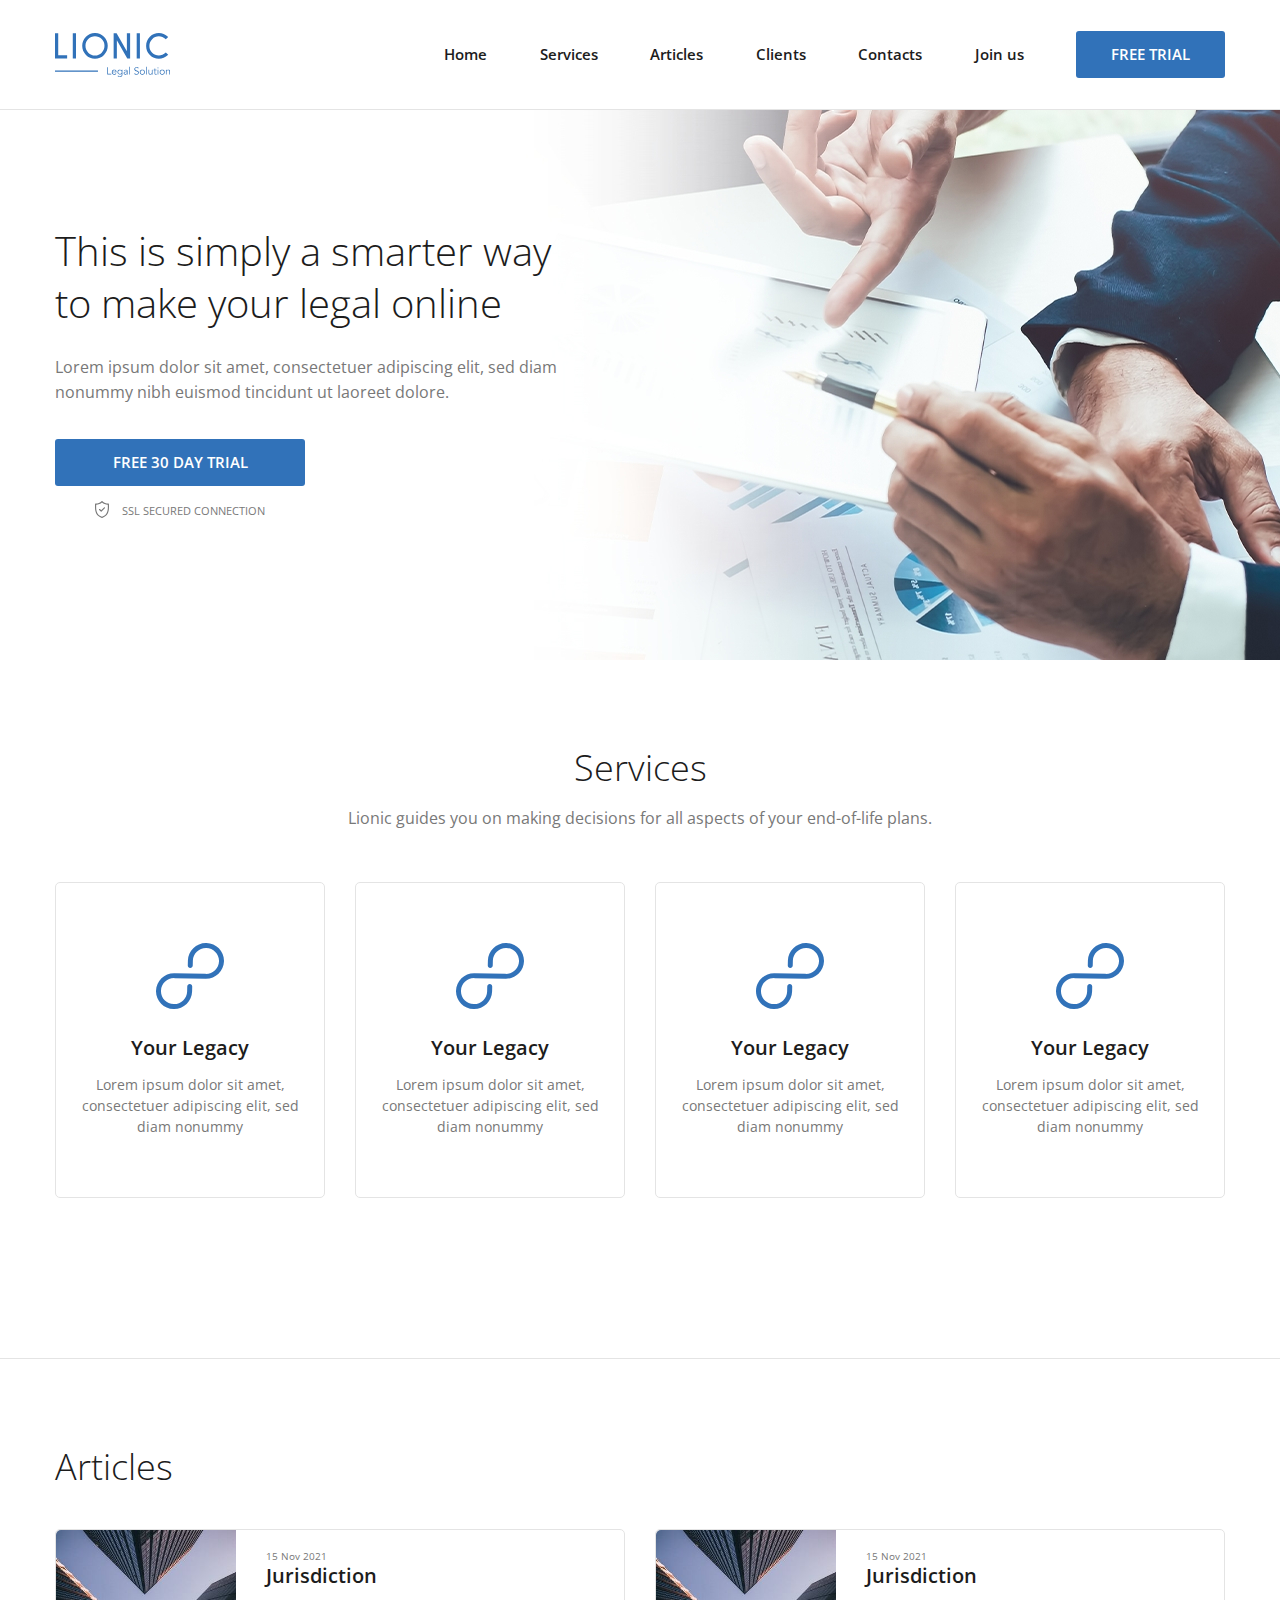
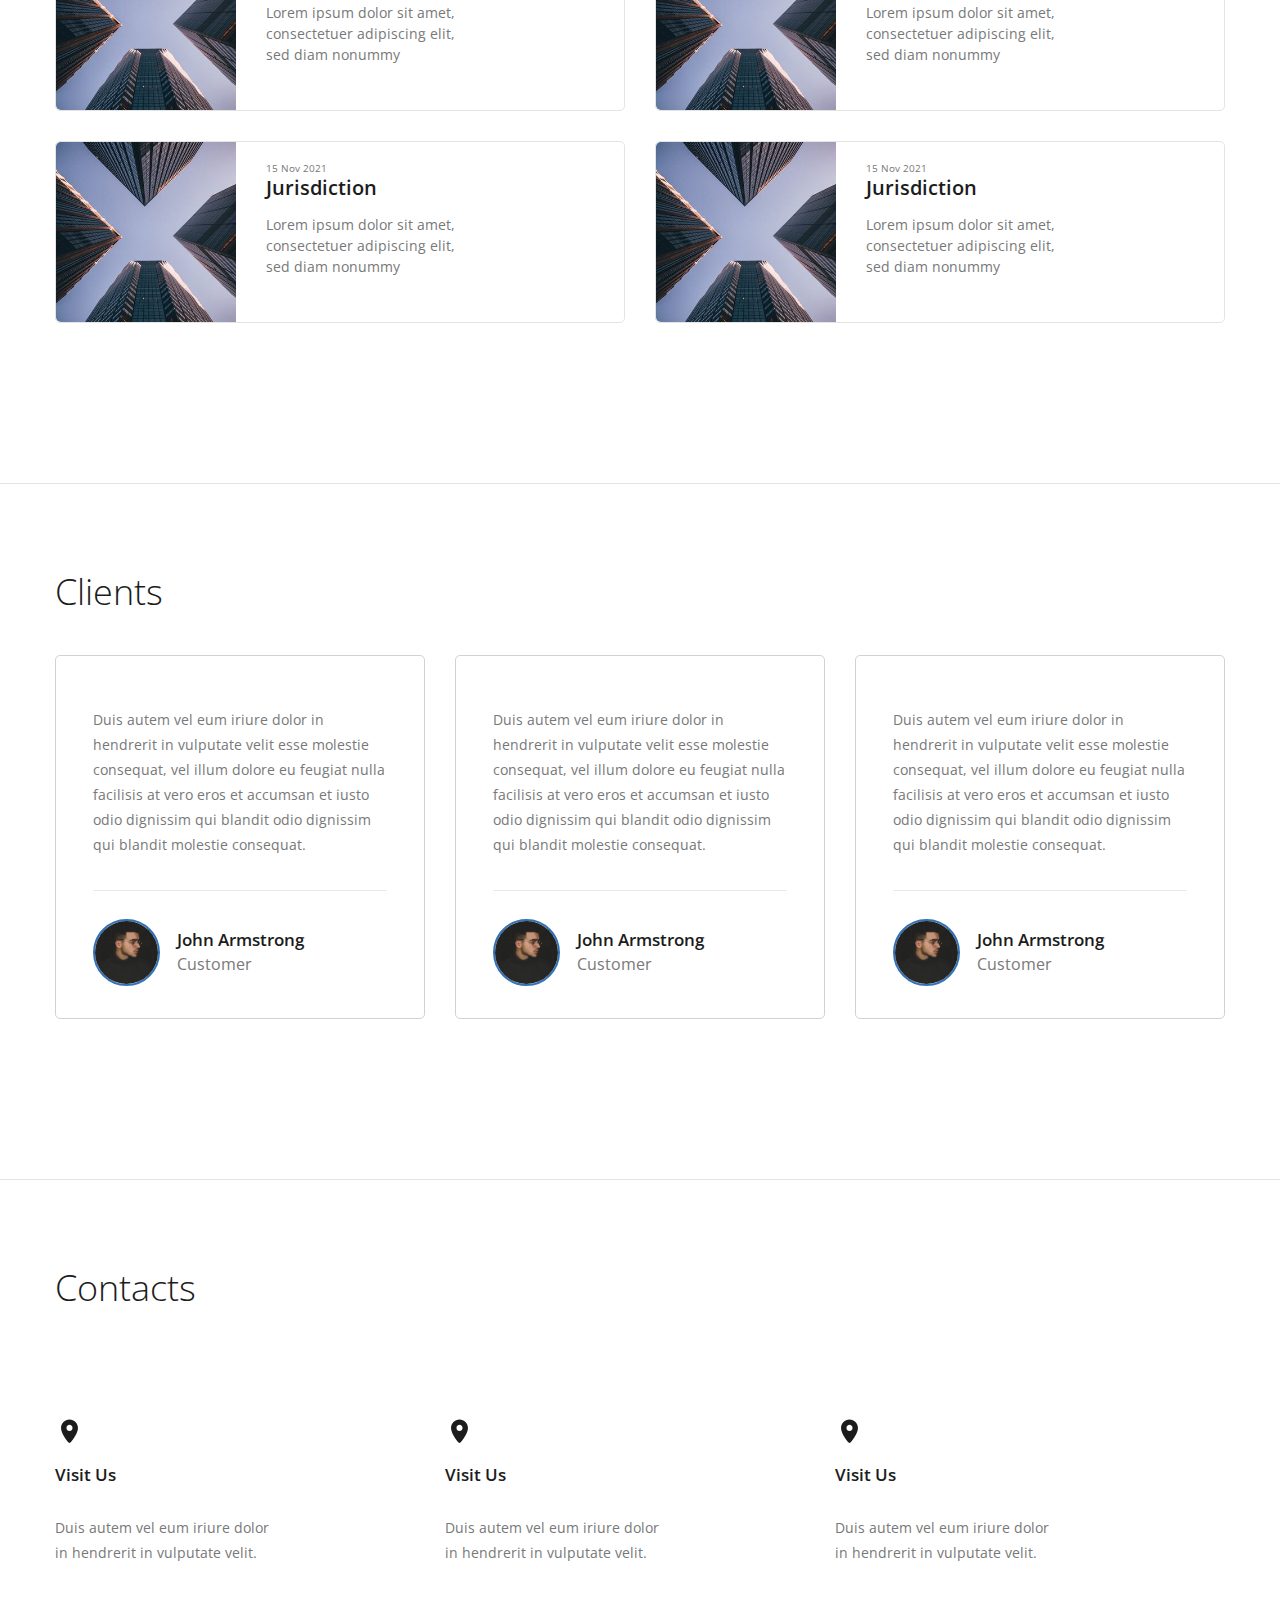
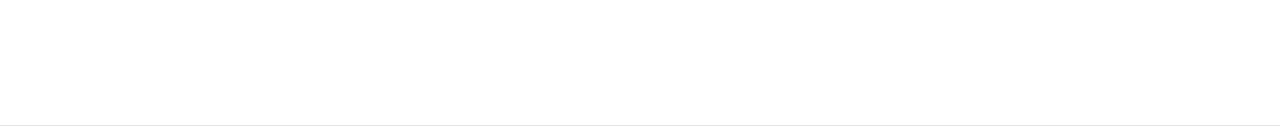
<file: index.html>
<!DOCTYPE html>
<html lang="en">
<head>
    <meta charset="UTF-8">
    <meta name="viewport" content="width=device-width, initial-scale=1.0">
    <link rel="stylesheet" href="./style/style.css">
    <title>Leonic</title>
</head>
<body>
    <header class="header">
        <div class="container header_wrapper">
            <a class="logo-link" href="index.html">
                <img class="logo-link__img" src="./img/logo.svg" width="115" alt="logo">
            </a>
            <div class="header__right-side-wrapper">
                <nav class="menu" id="menu">
                    <ul class="menu__list menu__list_size list-reset">
                        <li class="menu__item">
                            <a href="#" class="default-link menu__link">Home</a>
                        </li>
                        <li class="menu__item">
                            <a href="#" class="default-link menu__link">Services</a>
                        </li>
                        <li class="menu__item">
                            <a href="#" class="default-link menu__link">Articles</a>
                        </li>
                        <li class="menu__item">
                            <a href="#" class="default-link menu__link">Clients</a>
                        </li>
                        <li class="menu__item">
                            <a href="#" class="default-link menu__link">Contacts</a>
                        </li>
                        <li class="menu__item">
                            <a href="#" class="default-link menu__link">Join us</a>
                        </li>
                    </ul>
                </nav>
                <button class="default-btn header__button button-reset">
                    Free trial
                </button>
                <button class="burger-menu button-reset" id="burger">
                    <img src="./img/header/burger-menu.svg" alt="burger-menu">
                </button>
            </div>
        </div>
        </div>
    </header>
    <main>
        <section class="hero">
            <div class="container hero__wrapper">
                <div class="hero__content">
                    <h1 class="hero__title">
                        This is simply a smarter way to make your legal online
                    </h1>
                    <p class="card-paragraph hero__paragraph">
                        Lorem ipsum dolor sit amet, consectetuer adipiscing elit, sed diam nonummy nibh euismod tincidunt ut laoreet dolore.
                    </p>
                    <div class="hero__bottom-side">
                        <button class="default-btn hero__button button-reset">
                            Free 30 day trial
                        </button>
                        <span class="protection-card hero__protection">
                            SSL secured connection
                        </span>
                    </div>
                </div>
            </div>
        </section>
        <section class="services">
            <div class="container">
                <h2 class="title services__title">
                    Services
                </h2>
                <p class="subtitle services__subtitle">
                    Lionic guides you on making decisions for all aspects of your end-of-life plans.
                </p>
                <div class="services__card-wrapper">
                    <article class="services-card">
                        <img class="services-card__img" src="./img/main/services-section/legacy-logo.svg" alt="legacy-logo">
                        <div class="services-card__body">
                            <h3 class="card-title services-card__title">Your Legacy</h3>
                            <p class="card-paragraph services-card__paragraph">Lorem ipsum dolor sit amet, consectetuer adipiscing elit, sed diam nonummy</p>
                        </div>
                    </article>
                    <article class="services-card">
                        <img class="services-card__img" src="./img/main/services-section/legacy-logo.svg" alt="legacy-logo">
                        <div class="services-card__body">
                            <h3 class="card-title services-card__title">Your Legacy</h3>
                            <p class="card-paragraph services-card__paragraph">Lorem ipsum dolor sit amet, consectetuer adipiscing elit, sed diam nonummy</p>
                        </div>
                    </article>
                    <article class="services-card">
                        <img class="services-card__img" src="./img/main/services-section/legacy-logo.svg" alt="legacy-logo">
                        <div class="services-card__body">
                            <h3 class="card-title services-card__title">Your Legacy</h3>
                            <p class="card-paragraph services-card__paragraph">Lorem ipsum dolor sit amet, consectetuer adipiscing elit, sed diam nonummy</p>
                        </div>
                    </article>
                    <article class="services-card">
                        <img class="services-card__img" src="./img/main/services-section/legacy-logo.svg" alt="legacy-logo">
                        <div class="services-card__body">
                            <h3 class="card-title services-card__title">Your Legacy</h3>
                            <p class="card-paragraph services-card__paragraph">Lorem ipsum dolor sit amet, consectetuer adipiscing elit, sed diam nonummy</p>
                        </div>
                    </article>
                </div>
            </div>
        </section>
        <section class="articles">
            <div class="container">
                <h2 class="title articles__title">
                    Articles
                </h2>
                <div class="articles__card-wrapper">
                    <article class="articles-card">
                        <img class="articles-card__img" src="./img/main/articles-section/jurisdiction-img.jpg" alt="jurisdiction-img">
                        <div class="articles-card__body">
                            <time class="time-text articles-card__time" datetime="2021-11-15">15 Nov 2021</time>
                            <h3 class="card-title articles-card__title">Jurisdiction</h3>
                            <p class="card-paragraph articles-card__paragraph">Lorem ipsum dolor sit amet, consectetuer adipiscing elit, sed diam nonummy</p>
                        </div>
                    </article>
                    <article class="articles-card">
                        <img class="articles-card__img" src="./img/main/articles-section/jurisdiction-img.jpg" alt="jurisdiction-img">
                        <div class="articles-card__body">
                            <time class="time-text articles-card__time" datetime="2021-11-15">15 Nov 2021</time>
                            <h3 class="card-title articles-card__title">Jurisdiction</h3>
                            <p class="card-paragraph articles-card__paragraph">Lorem ipsum dolor sit amet, consectetuer adipiscing elit, sed diam nonummy</p>
                        </div>
                    </article>
                    <article class="articles-card">
                        <img class="articles-card__img" src="./img/main/articles-section/jurisdiction-img.jpg" alt="jurisdiction-img">
                        <div class="articles-card__body">
                            <time class="time-text articles-card__time" datetime="2021-11-15">15 Nov 2021</time>
                            <h3 class="card-title articles-card__title">Jurisdiction</h3>
                            <p class="card-paragraph articles-card__paragraph">Lorem ipsum dolor sit amet, consectetuer adipiscing elit, sed diam nonummy</p>
                        </div>
                    </article>
                    <article class="articles-card">
                        <img class="articles-card__img" src="./img/main/articles-section/jurisdiction-img.jpg" alt="jurisdiction-img">
                        <div class="articles-card__body">
                            <time class="time-text articles-card__time" datetime="2021-11-15">15 Nov 2021</time>
                            <h3 class="card-title articles-card__title">Jurisdiction</h3>
                            <p class="card-paragraph articles-card__paragraph">Lorem ipsum dolor sit amet, consectetuer adipiscing elit, sed diam nonummy</p>
                        </div>
                    </article>
                </div>
            </div>
        </section>
        <section class="clients">
            <div class="container">
                <h2 class="title clients__title">
                    Clients
                </h2>
                <div class="clients__card-wrapper">
                    <article class="clients-card">
                        <p class="card-paragraph clients-card__paragraph">
                            Duis autem vel eum iriure dolor in hendrerit in vulputate velit esse molestie
                            consequat, vel illum dolore eu feugiat nulla facilisis at vero eros et accumsan et iusto odio dignissim qui blandit odio
                            dignissim qui blandit molestie consequat.
                        </p>
                        <div class="person-card clients-card__person-card">
                            <img class="person-card__img clients-card__img" src="./img/main/clients-section/john-armstrong-img.jpg" alt="john-armstrong-img">
                            <div class="name-and-status person-card__name-and-status clients-card__name-and-status">
                                <h4 class="min-card-title name-and-status__min-card-title person-card__min-card-title clients-card__min-card-title">
                                    John Armstrong
                                </h4>
                                <span class="min-card-subtitle name-and-status__min-card-subtitle person-card__min-card-subtitle clients-card__min-card-subtitle">
                                    Customer
                                </span>
                            </div>
                        </div>
                    </article>
                    <article class="clients-card">
                        <p class="card-paragraph clients-card__paragraph">
                            Duis autem vel eum iriure dolor in hendrerit in vulputate velit esse molestie
                            consequat, vel illum dolore eu feugiat nulla facilisis at vero eros et accumsan et iusto odio dignissim qui blandit odio
                            dignissim qui blandit molestie consequat.
                        </p>
                        <div class="person-card clients-card__person-card">
                            <img class="person-card__img clients-card__img" src="./img/main/clients-section/john-armstrong-img.jpg" alt="john-armstrong-img">
                            <div class="name-and-status person-card__name-and-status clients-card__name-and-status">
                                <h4 class="min-card-title name-and-status__min-card-title person-card__min-card-title clients-card__min-card-title">
                                    John Armstrong
                                </h4>
                                <span class="min-card-subtitle name-and-status__min-card-subtitle person-card__min-card-subtitle clients-card__min-card-subtitle">
                                    Customer
                                </span>
                            </div>
                        </div>
                    </article>
                    <article class="clients-card">
                        <p class="card-paragraph clients-card__paragraph">
                            Duis autem vel eum iriure dolor in hendrerit in vulputate velit esse molestie
                            consequat, vel illum dolore eu feugiat nulla facilisis at vero eros et accumsan et iusto odio dignissim qui blandit odio
                            dignissim qui blandit molestie consequat.
                        </p>
                        <div class="person-card clients-card__person-card">
                            <img class="person-card__img clients-card__img" src="./img/main/clients-section/john-armstrong-img.jpg" alt="john-armstrong-img">
                            <div class="name-and-status person-card__name-and-status clients-card__name-and-status">
                                <h4 class="min-card-title name-and-status__min-card-title person-card__min-card-title clients-card__min-card-title">
                                    John Armstrong
                                </h4>
                                <span class="min-card-subtitle name-and-status__min-card-subtitle person-card__min-card-subtitle clients-card__min-card-subtitle">
                                    Customer
                                </span>
                            </div>
                        </div>
                    </article>                    
                </div>
            </div>
        </section>
        <section class="contacts">
            <div class="container">
                <h2 class="title contacts-title">Contacts</h2>
                <div class="contacts__card-wraper">
                    <article class="contacts-card">
                        <img class="contacts-card__img" src="./img/main/contacts-section/location-logo.svg" alt="location-logo">
                        <h4 class="min-card-title contacts-card__min-card-title">
                            Visit Us
                        </h4>
                        <p class="card-paragraph contacts-card__paragraph">
                            Duis autem vel eum iriure dolor in hendrerit in vulputate velit.
                        </p>
                    </article>
                    <article class="contacts-card">
                        <img class="contacts-card__img" src="./img/main/contacts-section/location-logo.svg" alt="location-logo">
                        <h4 class="min-card-title contacts-card__min-card-title">
                            Visit Us
                        </h4>
                        <p class="card-paragraph contacts-card__paragraph">
                            Duis autem vel eum iriure dolor in hendrerit in vulputate velit.
                        </p>
                    </article>
                    <article class="contacts-card">
                        <img class="contacts-card__img" src="./img/main/contacts-section/location-logo.svg" alt="location-logo">
                        <h4 class="min-card-title contacts-card__min-card-title">
                            Visit Us
                        </h4>
                        <p class="card-paragraph contacts-card__paragraph">
                            Duis autem vel eum iriure dolor in hendrerit in vulputate velit.
                        </p>
                    </article>
                </div>
            </div>
        </section>
    </main>
    <script src="./js/main.js"></script>
</body>
</html>
</file>
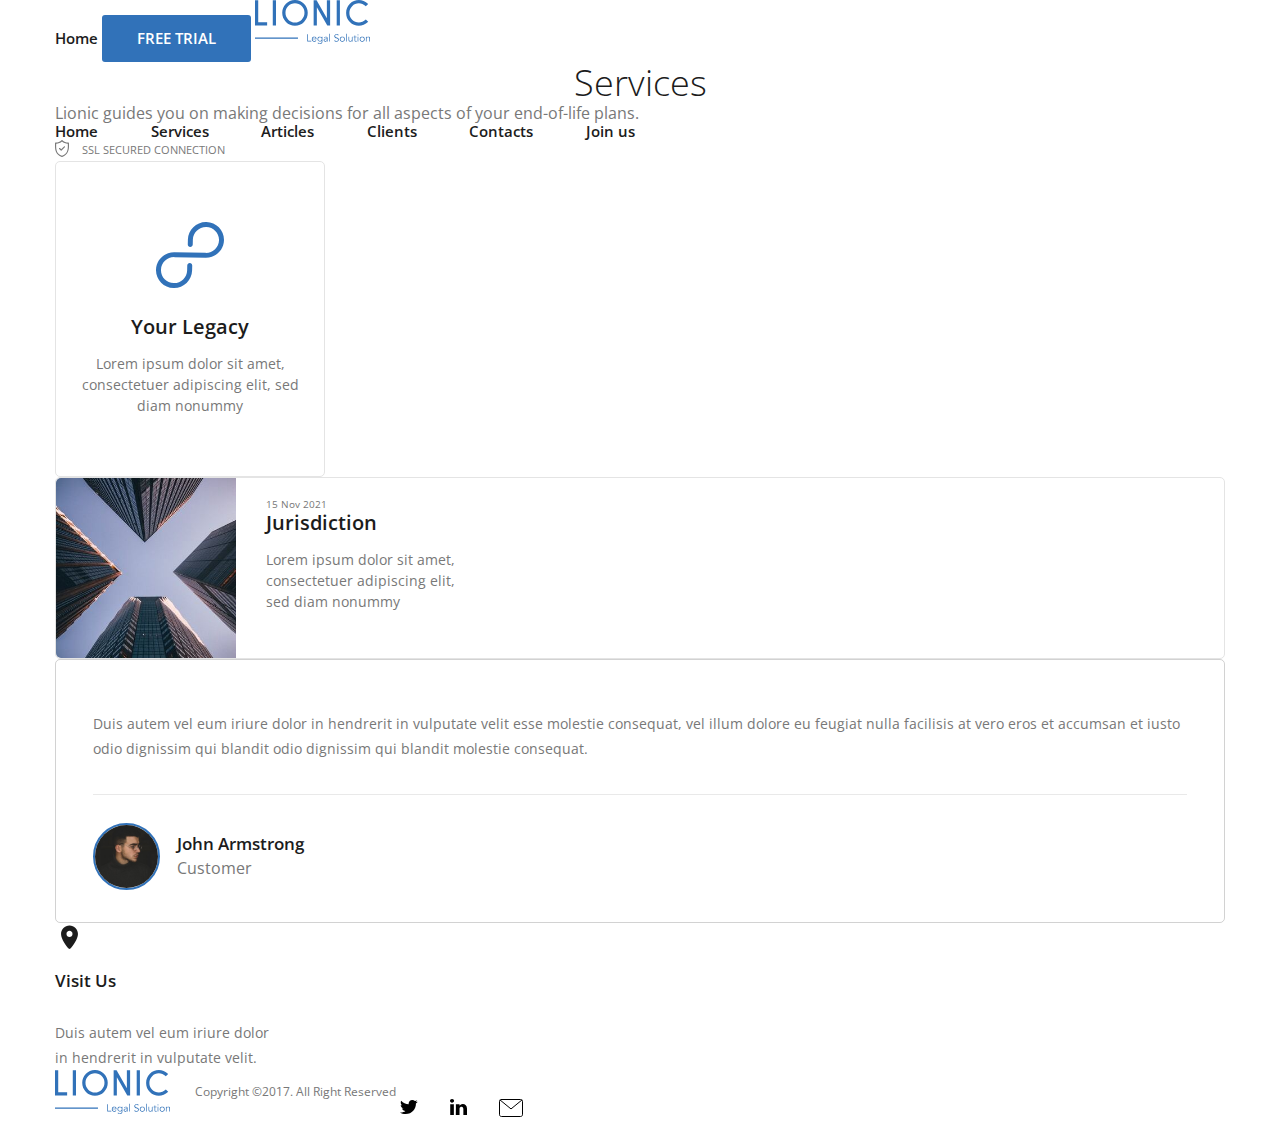
<file: components.html>
<!DOCTYPE html>
<html lang="en">
<head>
    <meta charset="UTF-8">
    <meta name="viewport" content="width=device-width, initial-scale=1.0">
    <link rel="stylesheet" href="./style/style.css">
    <title>Document</title>
</head>
<body>
    <div class="container">

        <a href="#" class="default-link">Home</a>

        <button class="default-btn button-reset">Free trial</button>

        <a class="logo-link" href="index.html">
            <img class="logo-link__img" src="./img/logo.svg" width="115" alt="logo">
        </a>

        <h2 class="title">Services</h2>

        <p class="subtitle">Lionic guides you on making decisions for all aspects of your end-of-life plans.</p>

        <nav class="menu">
            <ul class="menu__list list-reset">
                <li class="menu__item">
                    <a href="#" class="default-link menu__link">Home</a>
                </li>
                <li class="menu__item">
                    <a href="#" class="default-link menu__link">Services</a>
                </li>
                <li class="menu__item">
                    <a href="#" class="default-link menu__link">Articles</a>
                </li>
                <li class="menu__item">
                    <a href="#" class="default-link menu__link">Clients</a>
                </li>
                <li class="menu__item">
                    <a href="#" class="default-link menu__link">Contacts</a>
                </li>
                <li class="menu__item">
                    <a href="#" class="default-link menu__link">Join us</a>
                </li>
            </ul>
        </nav>

        <span class="protection-card">SSL secured connection</span>

        <article class="services-card">
            <img class="services-card__img" src="./img/main/services-section/legacy-logo.svg" alt="legacy-logo">
            <div class="services-card__body">
                <h3 class="card-title services-card__title">Your Legacy</h3>
                <p class="card-paragraph services-card__paragraph">Lorem ipsum dolor sit amet, consectetuer adipiscing elit, sed diam nonummy</p>
            </div>
        </article>

        <article class="articles-card">
            <img class="articles-card__img" src="./img/main/articles-section/jurisdiction-img.jpg" alt="jurisdiction-img">
            <div class="articles-card__body">
                <time class="time-text articles-card__time" datetime="2021-11-15">15 Nov 2021</time>
                <h3 class="card-title articles-card__title">Jurisdiction</h3>
                <p class="card-paragraph articles-card__paragraph">Lorem ipsum dolor sit amet, consectetuer adipiscing elit, sed diam nonummy</p>
            </div>
        </article>
        
        <article class="clients-card">
            <p class="card-paragraph clients-card__paragraph">
                Duis autem vel eum iriure dolor in hendrerit in vulputate velit esse molestie
                consequat, vel illum dolore eu feugiat nulla facilisis at vero eros et accumsan et iusto odio dignissim qui blandit odio
                dignissim qui blandit molestie consequat.
            </p>
            <div class="person-card clients-card__person-card">
                <img class="person-card__img clients-card__img" src="./img/main/clients-section/john-armstrong-img.jpg" alt="john-armstrong-img">
                <div class="name-and-status person-card__name-and-status clients-card__name-and-status">
                    <h4 class="min-card-title name-and-status__min-card-title person-card__min-card-title clients-card__min-card-title">
                        John Armstrong
                    </h4>
                    <span class="min-card-subtitle name-and-status__min-card-subtitle person-card__min-card-subtitle clients-card__min-card-subtitle">
                        Customer
                    </span>
                </div>
            </div>
        </article>

        <article class="contacts-card">
            <img class="contacts-card__img" src="./img/main/contacts-section/location-logo.svg" alt="location-logo">
            <h4 class="min-card-title contacts-card__min-card-title">
                Visit Us
            </h4>
            <p class="card-paragraph contacts-card__paragraph">
                Duis autem vel eum iriure dolor in hendrerit in vulputate velit.
            </p>
        </article>

        <div class="lionic-copyright">
            <a class="logo-link lionic-copyright__link" href="index.html">
                <img class="logo-link__img lionic-copyright__img" src="./img/logo.svg" width="115" alt="logo">
            </a>
            <span class="copyright-text lionic-copyright__text">
                Copyright ©2017. All Right Reserved
            </span>
        </div>

        <ul class="social-media list-reset">
            <li class="social-media__item">
                <a href="#" class="default-link social-media__link">
                    <img class="media-img social-media__img" src="./img/footer/twitter-logo.svg" alt="twitter-logo">
                </a>
            </li>
            <li class="social-media__item">
                <a href="#" class="default-link social-media__link">
                    <img class="media-img social-media__img" src="./img/footer/linkedin-logo.svg" alt="linkedin-logo">
                </a>
            </li>
            <li class="social-media__item">
                <a href="#" class="default-link social-media__link">
                    <img class="media-img social-media__img" src="./img/footer/mail-logo.svg" alt="mail-logo">
                </a>
            </li>
        </ul>

        <button class="burger-menu button-reset">
            <img src="./img/header/burger-menu.svg" alt="burger-menu">
        </button>
    </div>
</body>
</html>
</file>
<file: style/style.css>
@import url('./normalize.css');
@import url('./fonts.css');


:root {
    --black: #1C1C1C;
    --white: #FFFFFF;
    --base-color: #3172B9;
    --base-color-hover: #71A7E2;
    --base-color-active: #0E3B6C;
    --base-color-gray: #C4C4C4;
    --base-color-border: #E4E4E4;
    --gray-text: #787878;
    --clients-card-border-outside: rgb(107, 107, 107, 0.3);
    --clients-card-border-inside: rgb(218, 218, 218, 0.6);
    --transition-duration: .3s;
}

html {
    box-sizing: border-box;
}

*,
*::before,
*::after {
    box-sizing: inherit;
}

p,h1,h2,h3,h4,h5,h6 {
    margin: 0;
}

a {
    display: inline-block;
    color: inherit;
    text-decoration: none;
}
 
img {
    max-width: 100%;
    display: block;
    object-fit: cover;
}

body {
    min-width: 320px;
    word-break: normal;
    font-family: "Open Sans", sans-serif;
    color: var(--black);
}

/* Глобал */

.button-reset {
    padding: 0;
    border: none;
    background-color: transparent;
    cursor: pointer;
}

.list-reset {
    margin: 0;
    padding: 0;
    list-style: none;
}

.card-title {
    font-weight: 600;
    font-size: 20px;
    color: var(--black);
}

.card-paragraph {
    font-weight: 400;
    font-size: 14px;
    color: var(--gray-text);
}

.time-text {
    font-weight: 400;
    font-size: 10px;
    color: var(--gray-text);
}

.person-card {
    display: flex;
    align-items: center;
    gap: 17px;
}

.name-and-status {
    display: grid;
    grid-template-rows: repeat(2, 1fr);
    row-gap: 5px;
}

.min-card-title {
    font-weight: 600;
    font-size: 17px;
    color: var(--black);
}

.min-card-subtitle {
    font-weight: 400;
    size: 14px;
    color: var(--gray-text);
}

.copyright-text {
    font-weight: 400;
    font-size: 12px;
    color: var(--gray-text);
}

.container {
    max-width: 1170px;
    margin: 0 auto;
}


/* Ссылка */

.default-link {
    font-size: 15px;
    font-weight: 600;
    color: var(--black);
    transition: color var(--transition-duration);
}

.default-link:hover {
    color: var(--base-color-hover);
}

.default-link:focus {
    color: var(--base-color-active);
    border-bottom: 2px solid;
    outline: none;
}

/* Кнопка*/

.default-btn {
    padding: 15px 35px;
    font-size: 15px;
    font-weight: 600;
    color: var(--white);
    background-color: var(--base-color);
    text-transform: uppercase;
    border-radius: 3px;
}

.default-btn:hover {
    background-color: var(--base-color-hover);
    transition: outline-color var(--transition-duration), background-color var(--transition-duration);
}

.default-btn:focus {
    outline: 1px solid var(--base-color-hover);
    outline-offset: 2px;
    transition: outline-color var(--transition-duration), background-color var(--transition-duration);
}

.default-btn:active {
    background-color: var(--base-color-active);
    transition: outline-color var(--transition-duration), background-color var(--transition-duration);
}

/* Заголовок */

.title {
    font-weight: 300;
    font-size: 36px;
    text-align: center;
}

/* Подзаголовок */

.subtitle {
    font-weight: 400;
    font-size: 16px;
    color: var(--gray-text);
}

/* Лого */

.logo-link {
    outline: none;
}

/* Меню */

.menu__list {
    display: inline-flex;
    align-items: center;
    justify-content: space-between;
    max-width: 580px;
    width: 50vw;
}

/*SSL лого*/

.protection-card {
    color: var(--gray-text);
    font-weight: 400;
    font-size: 11px;
    text-transform: uppercase;
    display: inline-flex;
    align-items: center;
    gap: 13px;
}

.protection-card::before {
    content: url(/img/main/secure-logo.svg);
}

/* Services карточка*/

.services-card {
    border: 1px solid var(--base-color-border);
    border-radius: 5px;
    display: grid;
    justify-items: center;
    align-items: center;
    align-content: center;
    gap: 27px;
    padding: 60px 25px;
    max-width: 270px;
}

.services-card__body {
    display: grid;
    row-gap: 15px;
}

.services-card__title {
    text-align: center;
}

.services-card__paragraph {
    text-align: center;
    line-height: 21px;
}

.services-card:hover {
    background-color: var(--base-color);
    cursor: pointer;
    transition: background-color var(--transition-duration);
}

.services-card:hover .services-card__img {
    filter: brightness(0) saturate(100%) invert(100%) sepia(0%) saturate(0%) hue-rotate(90deg) brightness(101%) contrast(103%);
}

.services-card:hover .services-card__title {
    color: var(--white);
}

.services-card:hover .services-card__paragraph {
    color: var(--white);
}

/*Articles карточка*/

.articles-card {
    display: flex;
    border: 1px solid var(--base-color-border);
    border-radius: 5px;
    gap: 30px;
}

.articles-card__img {
    width: 180px;
    height: 180px;
    border-top-left-radius: 5px;
    border-bottom-left-radius: 5px;
}

.articles-card__body {
    padding-top: 15px;
}

.articles-card__title {
    padding-bottom: 15px;
}

.articles-card__paragraph {
    line-height: 21px;
    max-width: 210px;
}

.articles-card:hover {
    background-color: var(--base-color);
    cursor: pointer;
    transition: background-color var(--transition-duration);
}

.articles-card:hover .articles-card__time {
    color: var(--white);
}

.articles-card:hover .articles-card__title {
    color: var(--white);
}

.articles-card:hover .articles-card__paragraph {
    color: var(--white);
}

/* Clients карточка */

.clients-card {
    border: 1px solid var(--clients-card-border-outside);
    border-radius: 5px;
    padding: 51px 37px 32px;
}

.clients-card__paragraph {
    line-height: 25px;
    text-align: left;
    padding-bottom: 33px;
}

.person-card__img {
    width: 67px;
    height: 67px;
    border: 2px solid var(--base-color);
    border-radius: 50%;
}

.clients-card__person-card {
    padding-top: 28px;
    border-top: 1px solid var(--clients-card-border-inside);
}

.clients-card:hover {
    background-color: var(--base-color);
    cursor: pointer;
    transition: background-color var(--transition-duration);
}

.clients-card:hover .clients-card__paragraph {
    color: var(--white);
}

.clients-card:hover .min-card-title {
    color: var(--white);
}

.clients-card:hover .min-card-subtitle {
    color: var(--white);
}

/* Contacts карточка*/

.contacts-card__min-card-title {
    padding: 19px 0 30px;
}

/* Блок Copyright*/

.lionic-copyright {
    display: inline-flex;
    align-items: center;
    gap: 25px;
}

/*social media*/

.social-media {
    display: inline-flex;
    column-gap: 32px;
}

/* HEADER */

.header {
    height: 15vw;
    min-height: 70px;
    max-height: 110px;
    background-color: var(--white);
    align-content: center;
    border-bottom: 1px solid var(--base-color-border);
}

.header_wrapper {
    display: flex;
    align-items: center;
    justify-content: space-between;
}

.header__right-side-wrapper {
    display: flex;
    align-items: center;
    justify-content: space-between;
}

.header__button {
    margin-left: 52px;
}

.burger-menu {
    visibility: hidden;
    opacity: 0;
    width: 0;
}

/*Первая секция*/

.hero {
    max-height: 550px;
    min-height: 470px;
    height: 60vw;
    background-image: url(../img/main/hero-section/hero-bg.jpg);
    background-position-x: center;
    background-repeat: no-repeat;
    position: relative;
}

.hero__content {
    max-width: 515px;
    position: absolute;
    top: 115px;
}

.hero__title {
    font-weight: 300;
    font-size: 40px;
    line-height: 52px;
    color: var(--black);
}

.hero__paragraph {
    font-size: 16px;
    padding: 26px 0 34px;
    line-height: 25px;
}

.hero__bottom-side {
    display: inline-flex;
    flex-direction: column;
    align-items: center;
    row-gap: 15px;
}

.hero__button{
    width: 250px;
}

/* Services section */

.services {
    border-bottom: 1px solid var(--base-color-border);
}

.services__subtitle {
    text-align: center;
    padding: 21px 0 54px;
}

.services__card-wrapper {
    display: grid;
    grid-template-columns: repeat(4, 1fr);
    padding-bottom: 160px;
    justify-items: center;
    gap: 30px;
}

.services__title {
    padding-top: 87px;
}

/*Articles section*/

.articles {
    border-bottom: 1px solid var(--base-color-border);
}

.articles__title {
    text-align: left;
    padding: 87px 0 42px;
}

.articles__card-wrapper {
    display: grid;
    grid-template-columns: repeat(2, 1fr);
    gap: 30px;
    padding-bottom: 160px;
}

/* clients section*/

.clients {
    border-bottom: 1px solid var(--base-color-border);
}

.clients__title {
    text-align: left;
    padding: 87px 0 42px;
}

.clients__card-wrapper {
    display: grid;
    grid-template-columns: repeat(3, 1fr);
    gap: 30px;
    padding-bottom: 160px;
}

/*contacts section*/

.contacts {
    border-bottom: 1px solid var(--base-color-border);
}

.contacts-title {
    text-align: left;
    padding: 87px 0 109px;
}

.contacts__card-wraper {
    display: grid;
    grid-template-columns: repeat(3, 1fr);
    padding-bottom: 160px;
}

.contacts-card__paragraph {
    max-width: 215px;
    line-height: 25px;
}


@media (max-width: 1170px) {


.clients__card-wrapper {
    display: grid;
    grid-template-columns: 1fr;
    gap: 30px;
    padding-bottom: 160px;
}

.articles__card-wrapper {
    grid-template-columns: 1fr;
}
    
}

@media (max-width: 780px) {

.container {
    max-width: 576px;
}

.services__card-wrapper {
    grid-template-columns: repeat(2, 1fr);
}

.container {
    max-width: 780px;
}

.menu__list {
    width: 1vw;
    opacity: 0;
    visibility: hidden;
}

.header__button {
    margin-left: 0px;
    margin-left: 7px;
}

.burger-menu {
    visibility: visible;
    opacity: 1;
    width: 42px;
    margin-left: 7px;
}
      
}


@media (max-width: 515px) {

.hero__button {
    width: 100%;
}

.hero__bottom-side {
    display: flex;
}

.hero__content {
    position: static;
    padding-top: 30px;
}

.hero__paragraph {
    padding: 15px 0;
}

}

@media (max-width: 320px) {

.services-card {
    max-width: 137px;
    gap: 15px;
    padding: 15px 15px 35px ;
}
    
.services-card__img {
    height: 42px;
}
    
.services-card__body {
    row-gap: 3px;
}
    
.services-card__title {
    font-size: 16px;
}
    
.services-card__paragraph {
    font-size: 12px;
    line-height: 18px;
}
    
    /* Articles карточка*/
    
.articles-card {
    gap: 15px;
}
    
.articles-card__img {
    min-width: 85px;
    min-height: 190px;
}
    
.articles-card__body {
    padding: 30px 30px 30px 0;
}
    
.articles-card__title {
    padding-bottom: 0px;
}
    
.articles-card__paragraph {
    min-width: 160px;
}
    
    /* Clients карточка */
    
.clients-card {
    padding: 20px;
}
    
    /* Contacts карточка*/
    
.contacts-card__min-card-title {
    padding: 10px 0 10px;
}
    
    /*body*/
    
.header__button {
    margin-left: 0px;
    margin-right: 10px;
}
    
.hero {
    background-image: none;
    height: 100%;
}
    
.services__title {
    padding-top: 60px;
    text-align: left;
}
    
.services__subtitle {
    text-align: left;
    padding: 15px 0 15px;
}
    
.services__card-wrapper {
    grid-template-columns: repeat(2, 1fr);
    gap: 15px;
    padding-bottom: 60px;
}
    
    
.articles__card-wrapper {
    grid-template-columns: 1fr;
    gap: 15px;
    padding-bottom: 60px;
}
    
.articles__title {
    padding: 60px 0 15px;
}
    
.clients__card-wrapper {
    grid-template-columns: 1fr;
    gap: 15px;
    padding-bottom: 60px;
}
    
.contacts-title {
    padding: 60px 0 15px;
}
    
.contacts__card-wraper {
    grid-template-columns: 1fr;
    padding-bottom: 60px;
}

}
</file>
